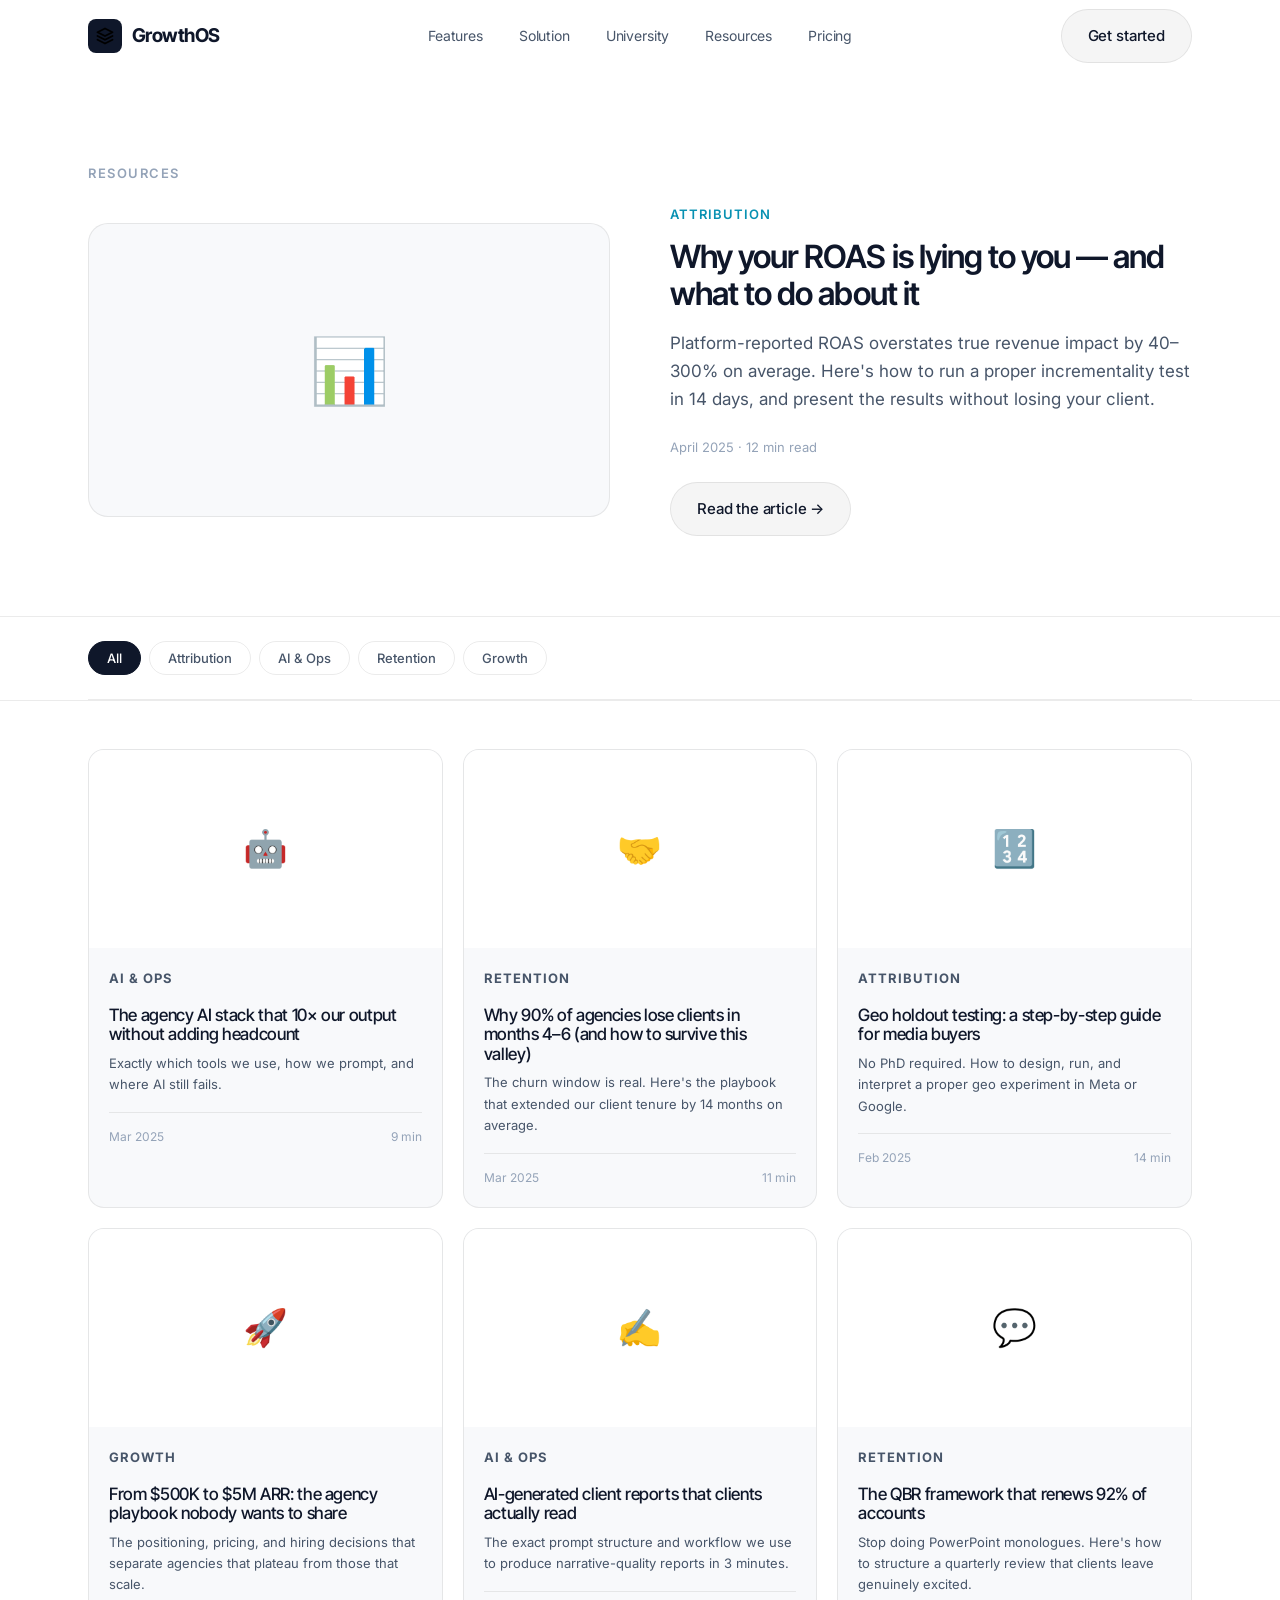
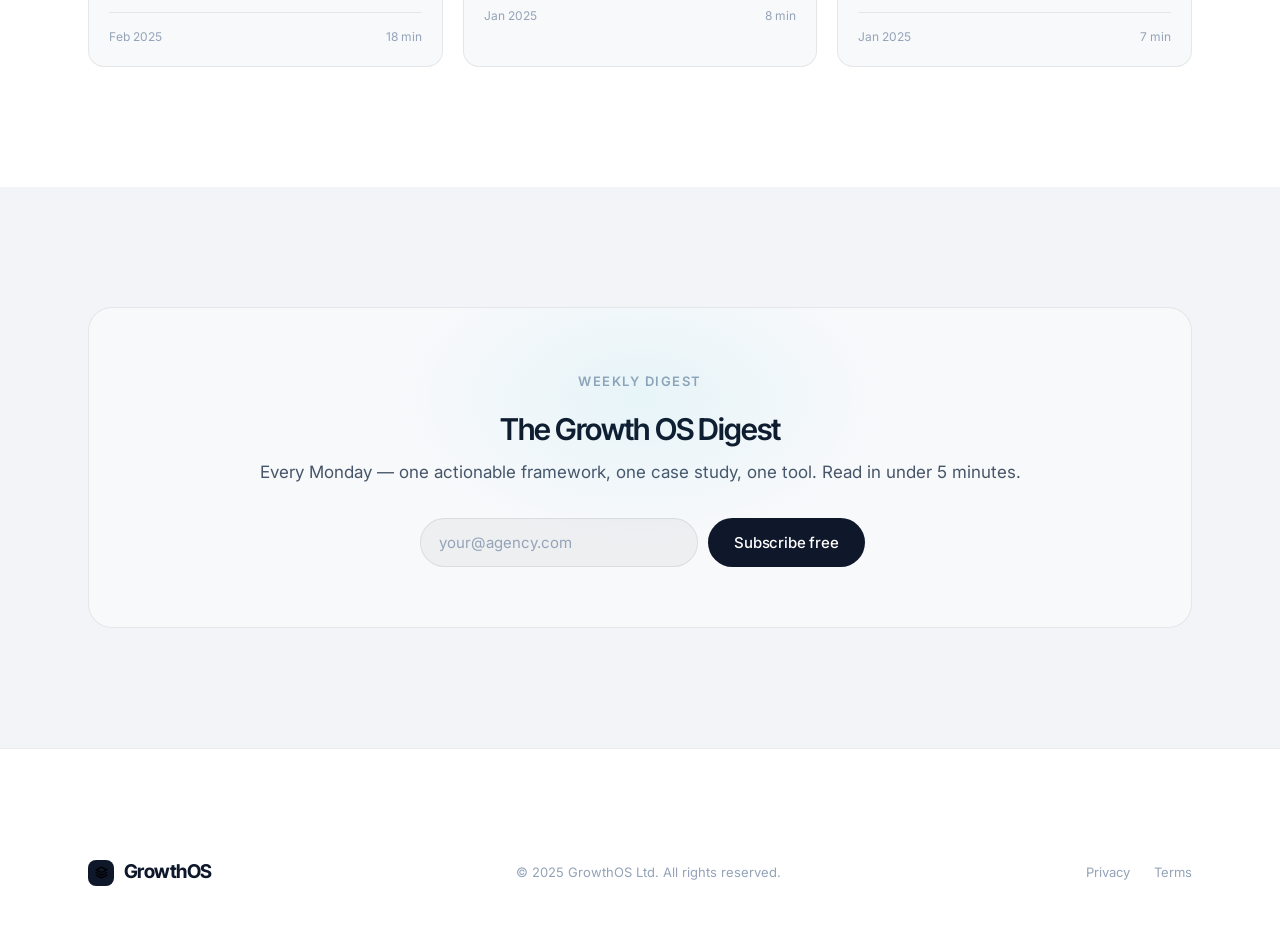
<file: blog.html>
<!DOCTYPE html>
<html lang="en">

<head>
    <meta charset="UTF-8" />
    <meta name="viewport" content="width=device-width, initial-scale=1.0" />
    <title>GrowthOS Blog — Agency Growth Resources</title>
    <meta name="description"
        content="Insights on AI, attribution, operations, and scaling marketing agencies. Written by practitioners, for practitioners." />
    <link rel="stylesheet" href="index.css" />
</head>

<body>

    <div id="reading-progress"></div>

    <nav class="navbar scrolled" id="navbar">
        <div class="container">
            <a href="index.html" class="nav-logo">
                <div class="nav-logo-icon">
                    <svg width="18" height="18" fill="none" viewBox="0 0 24 24">
                        <path d="M12 2L2 7l10 5 10-5-10-5zM2 17l10 5 10-5M2 12l10 5 10-5" stroke="currentColor"
                            stroke-width="2.5" stroke-linecap="round" stroke-linejoin="round" />
                    </svg>
                </div>
                GrowthOS
            </a>
            <div class="nav-menu">
                <a href="index.html#features">Features</a>
                <a href="index.html#solution">Solution</a>
                <a href="university.html">University</a>
                <a href="blog.html">Resources</a>
                <a href="waitlist.html">Pricing</a>
            </div>
            <div class="nav-cta">
                <a href="waitlist.html" class="btn btn-ghost">Get started</a>
            </div>
            <button class="nav-hamburger" id="hamburger"><span></span><span></span><span></span></button>
        </div>
    </nav>
    <div class="nav-mobile" id="nav-mobile">
        <a href="index.html">Home</a>
        <a href="university.html">University</a>
        <a href="waitlist.html">Pricing</a>
        <a href="waitlist.html" class="btn btn-primary">Join waitlist</a>
    </div>

    <!-- Blog Hero / Featured -->
    <div class="blog-hero">
        <div class="container">
            <div data-animate>
                <span class="eyebrow">Resources</span>
                <div class="blog-featured">
                    <div class="blog-featured-img">📊</div>
                    <div class="blog-featured-content">
                        <p class="blog-category">Attribution</p>
                        <h2>Why your ROAS is lying to you — and what to do about it</h2>
                        <p>Platform-reported ROAS overstates true revenue impact by 40–300% on average. Here's how to
                            run a proper incrementality test in 14 days, and present the results without losing your
                            client.</p>
                        <div class="blog-meta" style="margin-bottom:24px;">April 2025 · 12 min read</div>
                        <a href="#" class="btn btn-ghost">Read the article →</a>
                    </div>
                </div>
            </div>
        </div>
    </div>

    <!-- Category Tabs -->
    <section style="background:var(--bg-primary);border-bottom:1px solid var(--border);">
        <div class="container">
            <div class="category-tabs">
                <button class="category-tab active" data-category="all">All</button>
                <button class="category-tab" data-category="attribution">Attribution</button>
                <button class="category-tab" data-category="ai">AI & Ops</button>
                <button class="category-tab" data-category="retention">Retention</button>
                <button class="category-tab" data-category="growth">Growth</button>
            </div>
        </div>
    </section>

    <!-- Article Grid -->
    <section style="padding:48px 0 120px;background:var(--bg-primary);">
        <div class="container">
            <div class="blog-grid">

                <div class="article-card" data-category="ai" data-animate>
                    <div class="article-thumb">🤖</div>
                    <div class="article-body">
                        <p class="article-cat">AI & Ops</p>
                        <h3>The agency AI stack that 10× our output without adding headcount</h3>
                        <p>Exactly which tools we use, how we prompt, and where AI still fails.</p>
                        <div class="article-footer">
                            <span class="article-date">Mar 2025</span>
                            <span class="article-read">9 min</span>
                        </div>
                    </div>
                </div>

                <div class="article-card" data-category="retention" data-animate data-delay="100">
                    <div class="article-thumb">🤝</div>
                    <div class="article-body">
                        <p class="article-cat">Retention</p>
                        <h3>Why 90% of agencies lose clients in months 4–6 (and how to survive this valley)</h3>
                        <p>The churn window is real. Here's the playbook that extended our client tenure by 14 months on
                            average.</p>
                        <div class="article-footer">
                            <span class="article-date">Mar 2025</span>
                            <span class="article-read">11 min</span>
                        </div>
                    </div>
                </div>

                <div class="article-card" data-category="attribution" data-animate data-delay="200">
                    <div class="article-thumb">🔢</div>
                    <div class="article-body">
                        <p class="article-cat">Attribution</p>
                        <h3>Geo holdout testing: a step-by-step guide for media buyers</h3>
                        <p>No PhD required. How to design, run, and interpret a proper geo experiment in Meta or Google.
                        </p>
                        <div class="article-footer">
                            <span class="article-date">Feb 2025</span>
                            <span class="article-read">14 min</span>
                        </div>
                    </div>
                </div>

                <div class="article-card" data-category="growth" data-animate>
                    <div class="article-thumb">🚀</div>
                    <div class="article-body">
                        <p class="article-cat">Growth</p>
                        <h3>From $500K to $5M ARR: the agency playbook nobody wants to share</h3>
                        <p>The positioning, pricing, and hiring decisions that separate agencies that plateau from those
                            that scale.</p>
                        <div class="article-footer">
                            <span class="article-date">Feb 2025</span>
                            <span class="article-read">18 min</span>
                        </div>
                    </div>
                </div>

                <div class="article-card" data-category="ai" data-animate data-delay="100">
                    <div class="article-thumb">✍️</div>
                    <div class="article-body">
                        <p class="article-cat">AI & Ops</p>
                        <h3>AI-generated client reports that clients actually read</h3>
                        <p>The exact prompt structure and workflow we use to produce narrative-quality reports in 3
                            minutes.</p>
                        <div class="article-footer">
                            <span class="article-date">Jan 2025</span>
                            <span class="article-read">8 min</span>
                        </div>
                    </div>
                </div>

                <div class="article-card" data-category="retention" data-animate data-delay="200">
                    <div class="article-thumb">💬</div>
                    <div class="article-body">
                        <p class="article-cat">Retention</p>
                        <h3>The QBR framework that renews 92% of accounts</h3>
                        <p>Stop doing PowerPoint monologues. Here's how to structure a quarterly review that clients
                            leave genuinely excited.</p>
                        <div class="article-footer">
                            <span class="article-date">Jan 2025</span>
                            <span class="article-read">7 min</span>
                        </div>
                    </div>
                </div>

            </div>
        </div>
    </section>

    <!-- Newsletter -->
    <section class="section section-alt">
        <div class="container">
            <div class="newsletter" data-animate>
                <span class="eyebrow">Weekly digest</span>
                <h2>The Growth OS Digest</h2>
                <p>Every Monday — one actionable framework, one case study, one tool. Read in under 5 minutes.</p>
                <form class="newsletter-form" id="newsletter-form">
                    <input type="email" class="newsletter-input" placeholder="your@agency.com" required />
                    <button type="submit" class="btn btn-primary">Subscribe free</button>
                </form>
                <div class="newsletter-success" id="newsletter-success">✓ You're in — first issue hits Monday.</div>
            </div>
        </div>
    </section>

    <footer class="footer">
        <div class="container">
            <div class="footer-bottom">
                <a href="index.html" class="nav-logo" style="text-decoration:none">
                    <div class="nav-logo-icon" style="width:26px;height:26px;">
                        <svg width="13" height="13" fill="none" viewBox="0 0 24 24">
                            <path d="M12 2L2 7l10 5 10-5-10-5zM2 17l10 5 10-5M2 12l10 5 10-5" stroke="currentColor"
                                stroke-width="2.5" stroke-linecap="round" stroke-linejoin="round" />
                        </svg>
                    </div>
                    GrowthOS
                </a>
                <p class="footer-copy">© 2025 GrowthOS Ltd. All rights reserved.</p>
                <div class="footer-legal"><a href="#">Privacy</a><a href="#">Terms</a></div>
            </div>
        </div>
    </footer>

    <script src="main.js"></script>
</body>

</html>
</file>
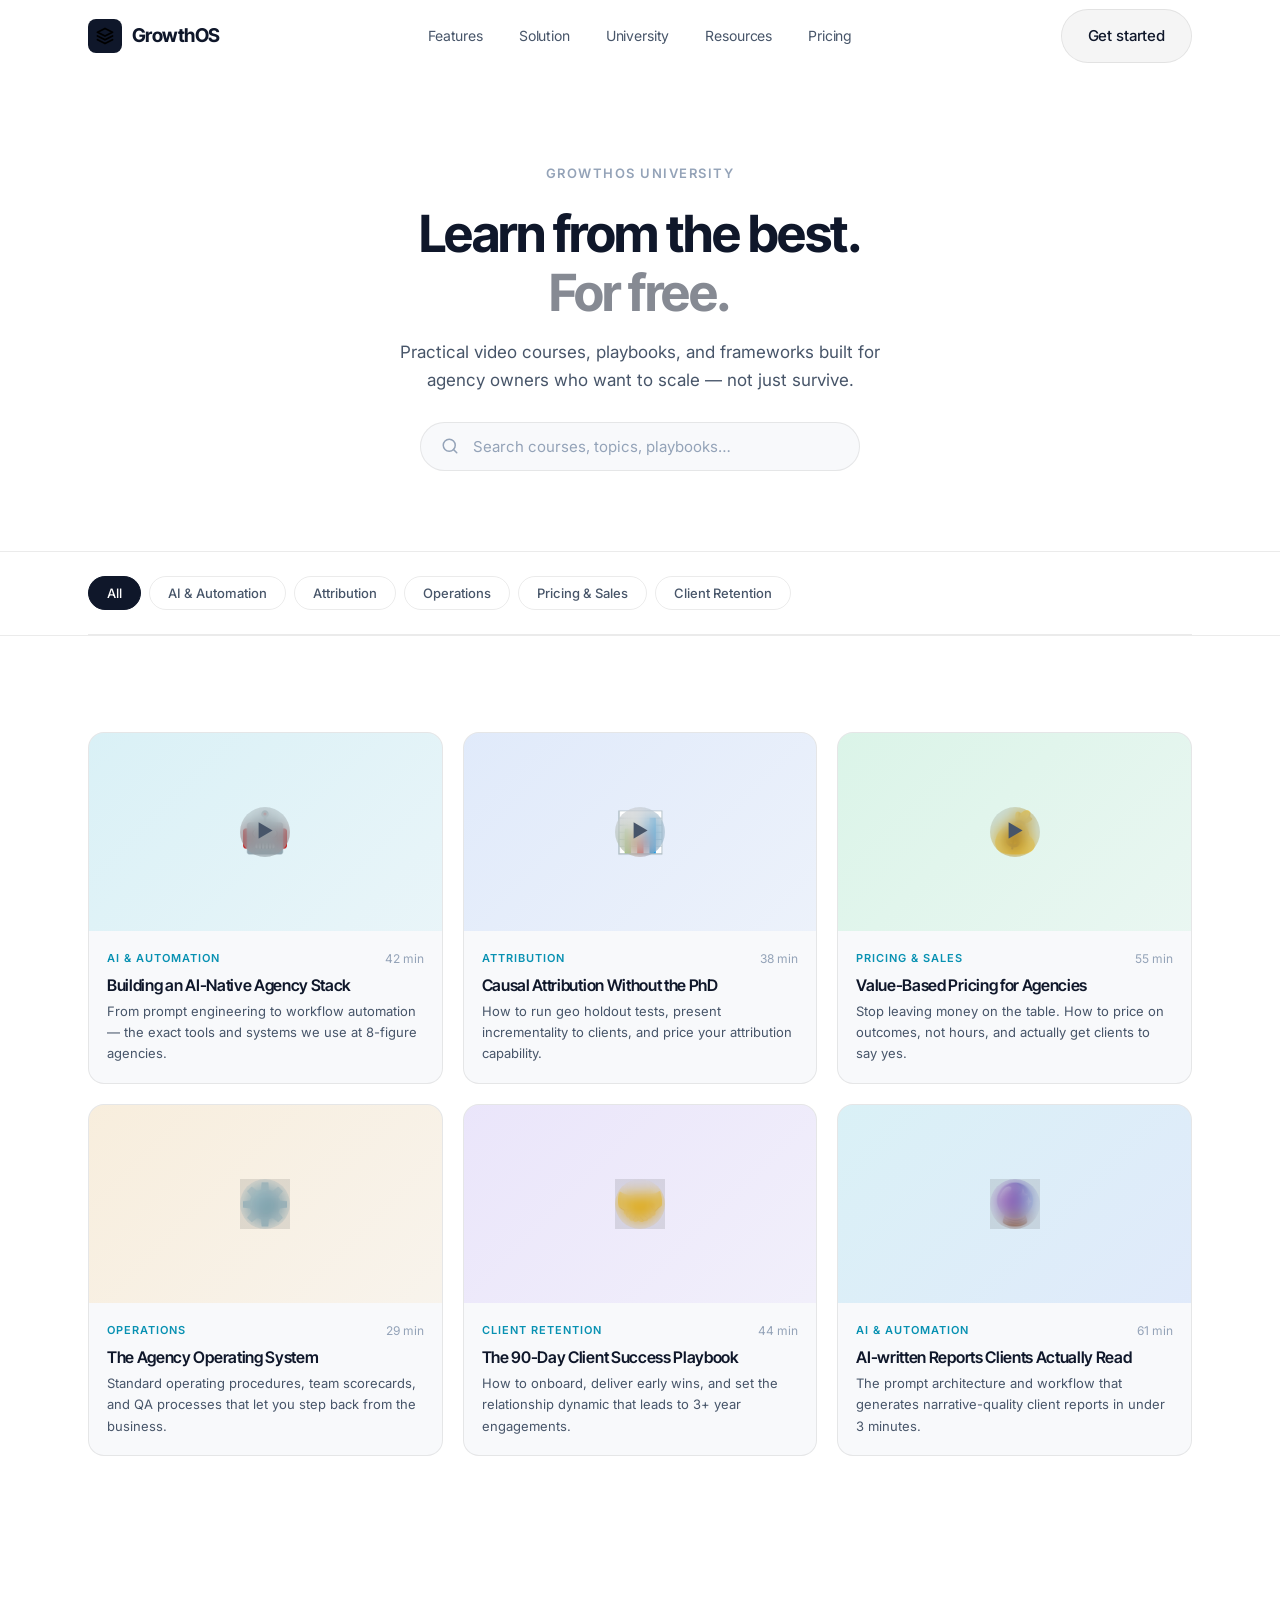
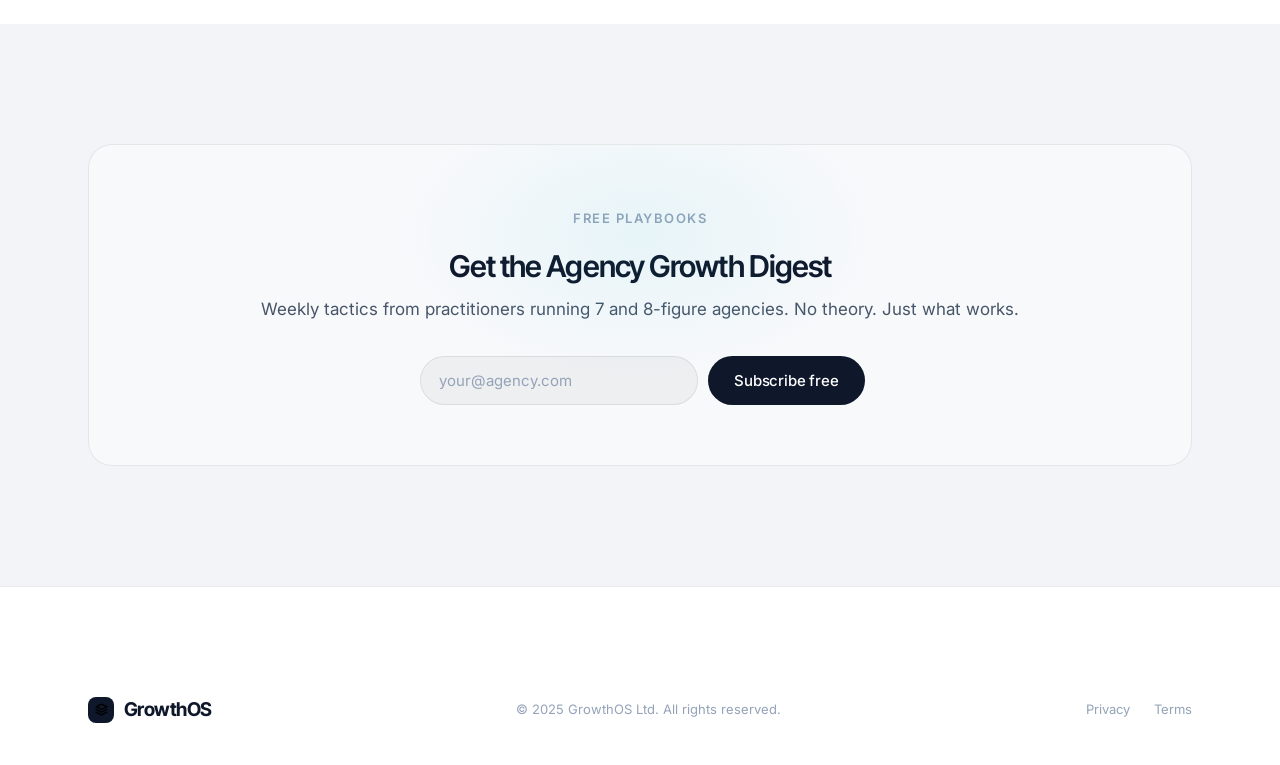
<file: university.html>
<!DOCTYPE html>
<html lang="en">

<head>
    <meta charset="UTF-8" />
    <meta name="viewport" content="width=device-width, initial-scale=1.0" />
    <title>GrowthOS University — Free Agency Growth Training</title>
    <meta name="description"
        content="Free video courses and playbooks for marketing agency owners. Learn AI, attribution, pricing, and operations from practitioners." />
    <link rel="stylesheet" href="index.css" />
</head>

<body>

    <div id="reading-progress"></div>

    <!-- Navbar -->
    <nav class="navbar scrolled" id="navbar">
        <div class="container">
            <a href="index.html" class="nav-logo">
                <div class="nav-logo-icon">
                    <svg width="18" height="18" fill="none" viewBox="0 0 24 24">
                        <path d="M12 2L2 7l10 5 10-5-10-5zM2 17l10 5 10-5M2 12l10 5 10-5" stroke="currentColor"
                            stroke-width="2.5" stroke-linecap="round" stroke-linejoin="round" />
                    </svg>
                </div>
                GrowthOS
            </a>
            <div class="nav-menu">
                <a href="index.html#features">Features</a>
                <a href="index.html#solution">Solution</a>
                <a href="university.html">University</a>
                <a href="blog.html">Resources</a>
                <a href="waitlist.html">Pricing</a>
            </div>
            <div class="nav-cta">
                <a href="waitlist.html" class="btn btn-ghost">Get started</a>
            </div>
            <button class="nav-hamburger" id="hamburger"><span></span><span></span><span></span></button>
        </div>
    </nav>
    <div class="nav-mobile" id="nav-mobile">
        <a href="index.html">Home</a>
        <a href="blog.html">Resources</a>
        <a href="waitlist.html">Pricing</a>
        <a href="waitlist.html" class="btn btn-primary">Join waitlist</a>
    </div>

    <!-- University Hero -->
    <div class="university-hero">
        <div class="container">
            <div data-animate>
                <span class="eyebrow">GrowthOS University</span>
                <h1 style="font-size:clamp(32px,4vw,52px);margin-bottom:16px;">Learn from the best.<br><span
                        style="opacity:0.5;">For free.</span></h1>
                <p style="max-width:520px;margin:0 auto;">Practical video courses, playbooks, and frameworks built for
                    agency owners who want to scale — not just survive.</p>
                <div class="search-bar" style="max-width:440px;margin:28px auto 0;">
                    <svg width="18" height="18" fill="none" viewBox="0 0 24 24">
                        <circle cx="11" cy="11" r="8" stroke="currentColor" stroke-width="2" />
                        <path d="M21 21l-4.35-4.35" stroke="currentColor" stroke-width="2" stroke-linecap="round" />
                    </svg>
                    <input type="search" placeholder="Search courses, topics, playbooks…" />
                </div>
            </div>
        </div>
    </div>

    <!-- Category Tabs -->
    <section style="padding:0 0 0;background:var(--bg-primary);border-bottom:1px solid var(--border);">
        <div class="container">
            <div class="category-tabs">
                <button class="category-tab active" data-category="all">All</button>
                <button class="category-tab" data-category="ai">AI & Automation</button>
                <button class="category-tab" data-category="attribution">Attribution</button>
                <button class="category-tab" data-category="operations">Operations</button>
                <button class="category-tab" data-category="pricing">Pricing & Sales</button>
                <button class="category-tab" data-category="retention">Client Retention</button>
            </div>
        </div>
    </section>

    <!-- Video Grid -->
    <section style="padding:48px 0 120px;background:var(--bg-primary);">
        <div class="container">
            <div class="video-grid">

                <div class="video-card" data-category="ai" data-animate>
                    <div class="video-thumbnail" style="background:linear-gradient(135deg,#06B6D420,#06B6D410);">
                        🤖
                        <div class="video-play">▶</div>
                    </div>
                    <div class="video-info">
                        <div class="video-meta">
                            <span class="video-category">AI & Automation</span>
                            <span class="video-duration">42 min</span>
                        </div>
                        <h3>Building an AI-Native Agency Stack</h3>
                        <p>From prompt engineering to workflow automation — the exact tools and systems we use at
                            8-figure agencies.</p>
                    </div>
                </div>

                <div class="video-card" data-category="attribution" data-animate data-delay="100">
                    <div class="video-thumbnail" style="background:linear-gradient(135deg,#3B82F620,#3B82F610);">
                        📊
                        <div class="video-play">▶</div>
                    </div>
                    <div class="video-info">
                        <div class="video-meta">
                            <span class="video-category">Attribution</span>
                            <span class="video-duration">38 min</span>
                        </div>
                        <h3>Causal Attribution Without the PhD</h3>
                        <p>How to run geo holdout tests, present incrementality to clients, and price your attribution
                            capability.</p>
                    </div>
                </div>

                <div class="video-card" data-category="pricing" data-animate data-delay="200">
                    <div class="video-thumbnail" style="background:linear-gradient(135deg,#10D16420,#10D16410);">
                        💰
                        <div class="video-play">▶</div>
                    </div>
                    <div class="video-info">
                        <div class="video-meta">
                            <span class="video-category">Pricing & Sales</span>
                            <span class="video-duration">55 min</span>
                        </div>
                        <h3>Value-Based Pricing for Agencies</h3>
                        <p>Stop leaving money on the table. How to price on outcomes, not hours, and actually get
                            clients to say yes.</p>
                    </div>
                </div>

                <div class="video-card" data-category="operations" data-animate>
                    <div class="video-thumbnail" style="background:linear-gradient(135deg,#F59E0B20,#F59E0B10);">
                        ⚙️
                        <div class="video-play">▶</div>
                    </div>
                    <div class="video-info">
                        <div class="video-meta">
                            <span class="video-category">Operations</span>
                            <span class="video-duration">29 min</span>
                        </div>
                        <h3>The Agency Operating System</h3>
                        <p>Standard operating procedures, team scorecards, and QA processes that let you step back from
                            the business.</p>
                    </div>
                </div>

                <div class="video-card" data-category="retention" data-animate data-delay="100">
                    <div class="video-thumbnail" style="background:linear-gradient(135deg,#8B5CF620,#8B5CF610);">
                        🤝
                        <div class="video-play">▶</div>
                    </div>
                    <div class="video-info">
                        <div class="video-meta">
                            <span class="video-category">Client Retention</span>
                            <span class="video-duration">44 min</span>
                        </div>
                        <h3>The 90-Day Client Success Playbook</h3>
                        <p>How to onboard, deliver early wins, and set the relationship dynamic that leads to 3+ year
                            engagements.</p>
                    </div>
                </div>

                <div class="video-card" data-category="ai" data-animate data-delay="200">
                    <div class="video-thumbnail" style="background:linear-gradient(135deg,#06B6D420,#3B82F620);">
                        🔮
                        <div class="video-play">▶</div>
                    </div>
                    <div class="video-info">
                        <div class="video-meta">
                            <span class="video-category">AI & Automation</span>
                            <span class="video-duration">61 min</span>
                        </div>
                        <h3>AI-written Reports Clients Actually Read</h3>
                        <p>The prompt architecture and workflow that generates narrative-quality client reports in under
                            3 minutes.</p>
                    </div>
                </div>

            </div>
        </div>
    </section>

    <!-- Newsletter -->
    <section class="section section-alt">
        <div class="container">
            <div class="newsletter" data-animate>
                <span class="eyebrow">Free playbooks</span>
                <h2>Get the Agency Growth Digest</h2>
                <p>Weekly tactics from practitioners running 7 and 8-figure agencies. No theory. Just what works.</p>
                <form class="newsletter-form" id="newsletter-form">
                    <input type="email" class="newsletter-input" placeholder="your@agency.com" required />
                    <button type="submit" class="btn btn-primary">Subscribe free</button>
                </form>
                <div class="newsletter-success" id="newsletter-success">✓ You're subscribed. First issue lands Monday.
                </div>
            </div>
        </div>
    </section>

    <footer class="footer">
        <div class="container">
            <div class="footer-bottom">
                <a href="index.html" class="nav-logo" style="text-decoration:none;">
                    <div class="nav-logo-icon" style="width:26px;height:26px;">
                        <svg width="13" height="13" fill="none" viewBox="0 0 24 24">
                            <path d="M12 2L2 7l10 5 10-5-10-5zM2 17l10 5 10-5M2 12l10 5 10-5" stroke="currentColor"
                                stroke-width="2.5" stroke-linecap="round" stroke-linejoin="round" />
                        </svg>
                    </div>
                    GrowthOS
                </a>
                <p class="footer-copy">© 2025 GrowthOS Ltd. All rights reserved.</p>
                <div class="footer-legal">
                    <a href="#">Privacy</a>
                    <a href="#">Terms</a>
                </div>
            </div>
        </div>
    </footer>

    <script src="main.js"></script>
</body>

</html>
</file>
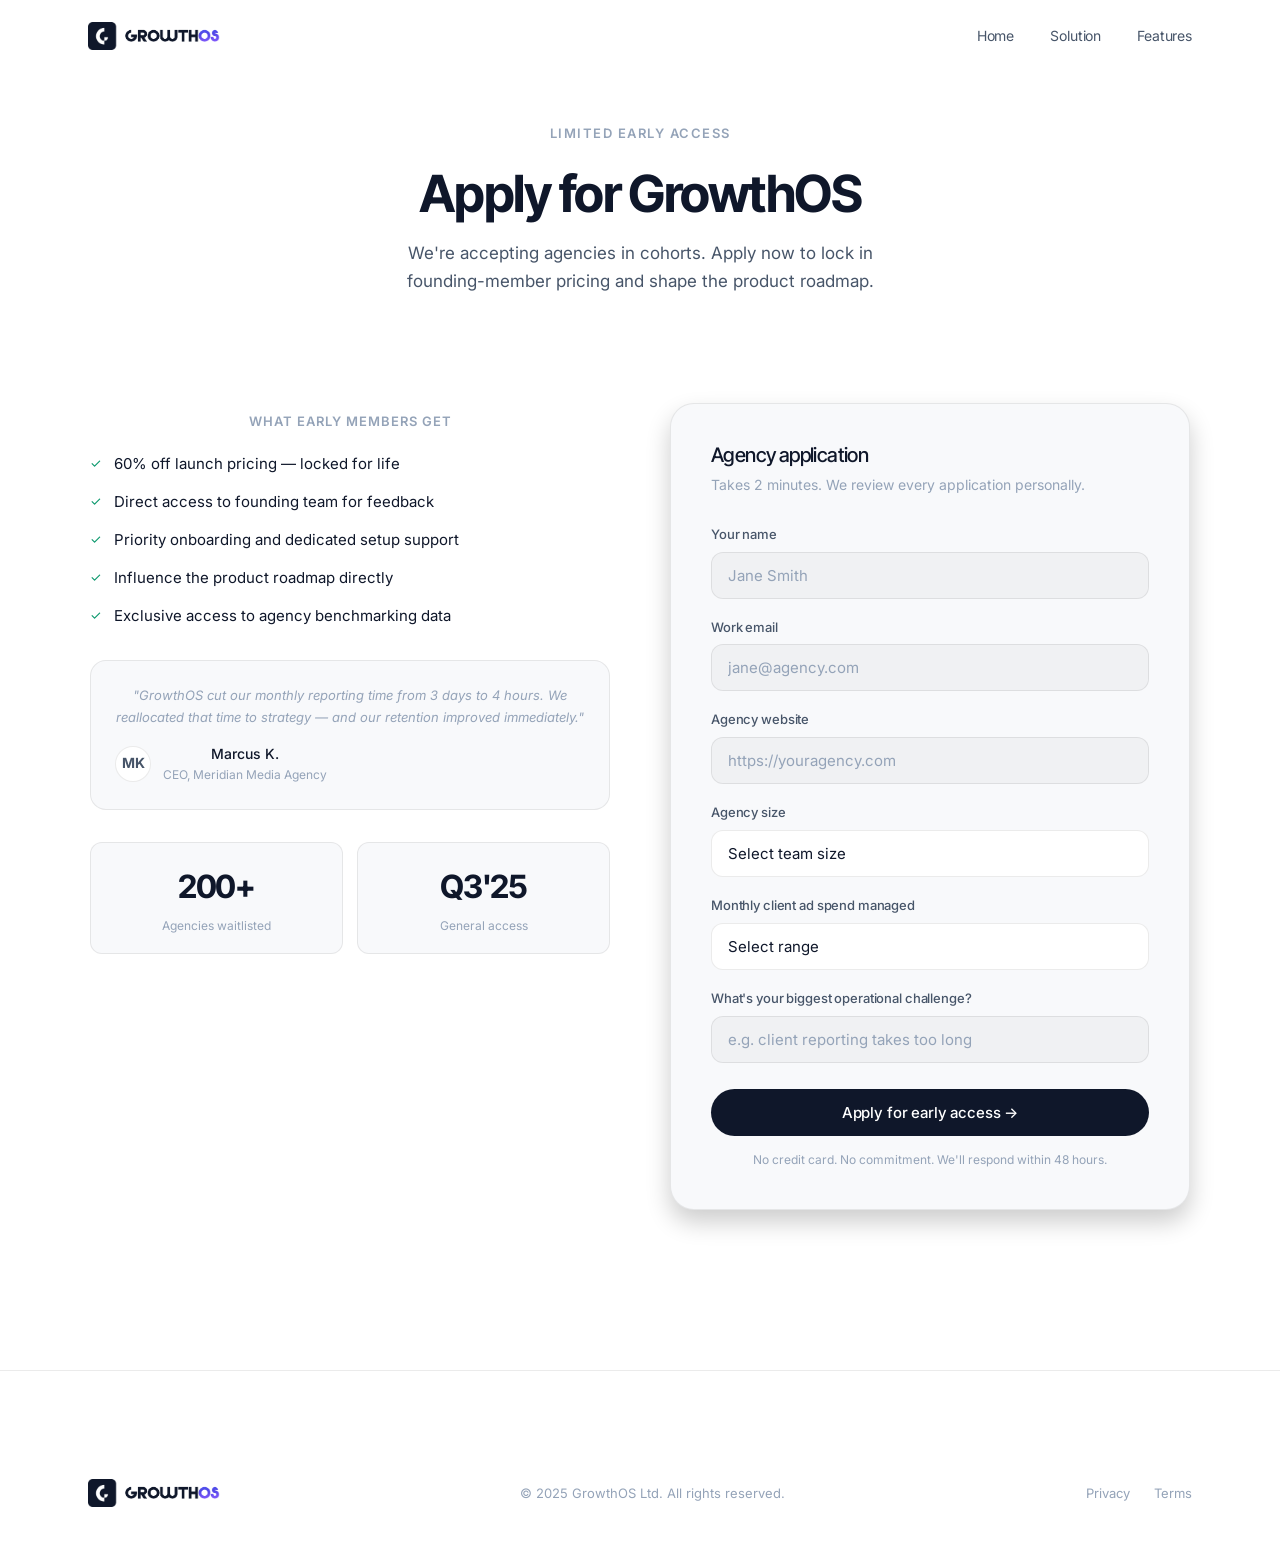
<file: waitlist.html>
<!DOCTYPE html>
<html lang="en">

<head>
    <meta charset="UTF-8" />
    <meta name="viewport" content="width=device-width, initial-scale=1.0" />
    <title>GrowthOS — Join the Waitlist</title>
    <meta name="description"
        content="Apply for early access to GrowthOS and get 60% off launch pricing. Limited spots available for agencies ready to operate at scale." />
    <link rel="stylesheet" href="index.css" />
</head>

<body>

    <div id="reading-progress"></div>

    <nav class="navbar scrolled" id="navbar">
        <div class="container">
            <a href="index.html" class="nav-logo">
                <img src="GrowthOS Logo.png" alt="GrowthOS Logo" class="nav-logo-image" style="height: 28px; width: auto;" />
            </a>
            <div class="nav-menu">
                <a href="index.html#hero">Home</a>
                <a href="index.html#solution">Solution</a>
                <a href="index.html#features">Features</a>
            </div>
            <button class="nav-hamburger" id="hamburger"><span></span><span></span><span></span></button>
        </div>
    </nav>
    <div class="nav-mobile" id="nav-mobile">
        <a href="index.html#hero">Home</a>
        <a href="index.html#solution">Solution</a>
        <a href="index.html#features">Features</a>
    </div>

    <!-- Waitlist Hero -->
    <div class="waitlist-hero" style="padding: 120px 0 160px;">
        <div class="container">
            <div data-animate style="margin-bottom: 60px; text-align: center;">
                <span class="eyebrow">Limited early access</span>
                <h1 style="font-size:clamp(32px,4vw,52px);margin-bottom:16px;">Apply for GrowthOS</h1>
                <p style="max-width:500px;margin:0 auto 48px auto;">We're accepting agencies in cohorts. Apply now to
                    lock in
                    founding-member pricing and shape the product roadmap.</p>
            </div>

            <div style="display:grid;grid-template-columns:1fr 1fr;gap:60px;align-items:start;max-width:1100px;margin:0 auto;"
                class="responsive-grid">
                <!-- Benefits -->
                <div data-animate data-delay="200">
                    <div style="display:flex;flex-direction:column;gap:32px;padding-top:8px;">

                        <div>
                            <p
                                style="font-size:13px;font-weight:600;text-transform:uppercase;letter-spacing:1px;color:var(--text-muted);margin-bottom:20px;">
                                What early members get</p>
                            <div style="display:flex;flex-direction:column;gap:14px;">
                                <div class="pricing-feature"><span class="pricing-check">✓</span> <span
                                        style="font-size:15px;color:var(--text-primary);">60% off launch pricing —
                                        locked for life</span></div>
                                <div class="pricing-feature"><span class="pricing-check">✓</span> <span
                                        style="font-size:15px;color:var(--text-primary);">Direct access to founding team
                                        for feedback</span></div>
                                <div class="pricing-feature"><span class="pricing-check">✓</span> <span
                                        style="font-size:15px;color:var(--text-primary);">Priority onboarding and
                                        dedicated setup support</span></div>
                                <div class="pricing-feature"><span class="pricing-check">✓</span> <span
                                        style="font-size:15px;color:var(--text-primary);">Influence the product roadmap
                                        directly</span></div>
                                <div class="pricing-feature"><span class="pricing-check">✓</span> <span
                                        style="font-size:15px;color:var(--text-primary);">Exclusive access to agency
                                        benchmarking data</span></div>
                            </div>
                        </div>

                        <div
                            style="background:var(--bg-secondary);border:1px solid var(--border);border-radius:16px;padding:24px;">
                            <p style="font-size:13px;color:var(--text-muted);margin-bottom:14px;font-style:italic;">
                                "GrowthOS cut our monthly reporting time from 3 days to 4 hours. We reallocated that
                                time to strategy — and our retention improved immediately."</p>
                            <div style="display:flex;align-items:center;gap:12px;">
                                <div
                                    style="width:36px;height:36px;border-radius:50%;background:var(--bg-card);border:1px solid var(--border);display:flex;align-items:center;justify-content:center;font-size:14px;font-weight:700;">
                                    MK</div>
                                <div>
                                    <p style="font-size:14px;color:var(--text-primary);font-weight:500;margin:0;">Marcus
                                        K.</p>
                                    <p style="font-size:12px;color:var(--text-muted);margin:0;">CEO, Meridian Media
                                        Agency</p>
                                </div>
                            </div>
                        </div>

                        <div style="display:grid;grid-template-columns:1fr 1fr;gap:14px;">
                            <div
                                style="background:var(--bg-secondary);border:1px solid var(--border);border-radius:12px;padding:18px;text-align:center;">
                                <div
                                    style="font-family:var(--font-heading);font-size:32px;font-weight:700;color:var(--text-primary);letter-spacing:-0.04em;">
                                    200+</div>
                                <div style="font-size:12px;color:var(--text-muted);margin-top:4px;">Agencies waitlisted
                                </div>
                            </div>
                            <div
                                style="background:var(--bg-secondary);border:1px solid var(--border);border-radius:12px;padding:18px;text-align:center;">
                                <div
                                    style="font-family:var(--font-heading);font-size:32px;font-weight:700;color:var(--text-primary);letter-spacing:-0.04em;">
                                    Q3'25</div>
                                <div style="font-size:12px;color:var(--text-muted);margin-top:4px;">General access</div>
                            </div>
                        </div>

                    </div>
                </div>

                <!-- Form -->
                <div data-animate data-delay="100">
                    <div class="waitlist-form">
                        <h3 style="margin-bottom:6px;font-size:20px;">Agency application</h3>
                        <p style="font-size:14px;margin-bottom:28px;color:var(--text-muted);">Takes 2 minutes. We review
                            every application personally.</p>
                        <form id="waitlist-form">
                            <div class="form-group">
                                <label class="form-label">Your name</label>
                                <input class="form-input" type="text" placeholder="Jane Smith" required />
                            </div>
                            <div class="form-group">
                                <label class="form-label">Work email</label>
                                <input class="form-input" type="email" placeholder="jane@agency.com" required />
                            </div>
                            <div class="form-group">
                                <label class="form-label">Agency website</label>
                                <input class="form-input" type="url" placeholder="https://youragency.com" required />
                            </div>
                            <div class="form-group">
                                <label class="form-label">Agency size</label>
                                <select class="form-select form-input" required>
                                    <option value="" disabled selected>Select team size</option>
                                    <option>Solo / Freelancer</option>
                                    <option>2–5 people</option>
                                    <option>6–15 people</option>
                                    <option>16–50 people</option>
                                    <option>50+ people</option>
                                </select>
                            </div>
                            <div class="form-group">
                                <label class="form-label">Monthly client ad spend managed</label>
                                <select class="form-select form-input" required>
                                    <option value="" disabled selected>Select range</option>
                                    <option>Under $100K</option>
                                    <option>$100K – $500K</option>
                                    <option>$500K – $2M</option>
                                    <option>$2M – $10M</option>
                                    <option>$10M+</option>
                                </select>
                            </div>
                            <div class="form-group">
                                <label class="form-label">What's your biggest operational challenge?</label>
                                <input class="form-input" type="text" placeholder="e.g. client reporting takes too long" />
                            </div>
                            <button type="submit" class="btn btn-primary form-submit">Apply for early access →</button>
                            <p class="form-note">No credit card. No commitment. We'll respond within 48 hours.</p>
                        </form>
                    </div>
                </div>

            </div>
        </div>
    </div>



    <footer class="footer">
        <div class="container">
            <div class="footer-bottom">
                <a href="index.html" class="nav-logo" style="text-decoration:none">
                    <img src="GrowthOS Logo.png" alt="GrowthOS Logo" class="nav-logo-image" style="height: 28px; width: auto;" />
                </a>
                <p class="footer-copy">© 2025 GrowthOS Ltd. All rights reserved.</p>
                <div class="footer-legal"><a href="#">Privacy</a><a href="#">Terms</a></div>
            </div>
        </div>
    </footer>

    <script src="main.js"></script>
    <style>
        @media (max-width: 768px) {
            .responsive-grid {
                grid-template-columns: 1fr !important;
            }
        }
    </style>
</body>

</html>
</file>
<file: index.css>
/* ===================================================
   GROWTH OS — LIGHT PREMIUM DESIGN SYSTEM
   Template: Clean & Modern
   =================================================== */

@import url('https://fonts.googleapis.com/css2?family=Inter:ital,wght@0,300;0,400;0,500;0,600;0,700;1,400&family=Inter+Tight:wght@300;400;500;600;700;800&family=IBM+Plex+Serif:ital,wght@0,400;0,500;1,400;1,500&display=swap');

/* --- CSS Variables --- */
:root {
  /* Light Theme Colors */
  --bg-primary: #ffffff;
  --bg-secondary: #f8f9fb;
  --bg-card: #ffffff;
  --bg-card-hover: #f0f2f5;
  --bg-card-border: #e2e5ea;
  --bg-section-alt: #f3f4f7;

  /* Accent */
  --accent-cyan: #0891B2;
  --accent-blue: #2563EB;
  --accent-green: #059669;
  --deep-blue: #1E3A8A;
  --cta-hover: #1D4ED8;

  /* Text (solid hierarchy for light mode) */
  --text-primary: #0f172a;
  --text-secondary: #475569;
  --text-muted: #94a3b8;
  --text-disabled: #cbd5e1;

  /* Borders */
  --border: rgba(0, 0, 0, 0.08);
  --border-hover: rgba(0, 0, 0, 0.16);

  /* Typography */
  --font-heading: 'Inter Tight', sans-serif;
  --font-body: 'Inter', sans-serif;
  --font-serif: 'IBM Plex Serif', serif;

  /* Spacing */
  --section-padding: 120px;
  --card-padding: 32px;
  --container-width: 1200px;

  /* Animation */
  --transition: 0.25s ease;
  --anim-duration: 0.6s;
}

/* --- Reset & Base --- */
*,
*::before,
*::after {
  box-sizing: border-box;
  margin: 0;
  padding: 0;
}

html {
  scroll-behavior: smooth;
}

body {
  font-family: var(--font-body);
  background: var(--bg-primary);
  color: var(--text-secondary);
  line-height: 1.6;
  -webkit-font-smoothing: antialiased;
  -moz-osx-font-smoothing: grayscale;
  overflow-x: hidden;
}

img {
  max-width: 100%;
  height: auto;
  display: block;
}

a {
  text-decoration: none;
  color: inherit;
}

ul {
  list-style: none;
}

/* --- Container --- */
.container {
  max-width: var(--container-width);
  margin: 0 auto;
  padding: 0 48px;
}

/* --- Typography --- */
h1,
h2,
h3,
h4 {
  font-family: var(--font-heading);
  color: var(--text-primary);
  line-height: 1.15;
  letter-spacing: -0.03em;
}

h1 {
  font-size: clamp(40px, 5vw, 64px);
  font-weight: 700;
}

h2 {
  font-size: clamp(28px, 3.5vw, 44px);
  font-weight: 600;
}

h3 {
  font-size: clamp(20px, 2vw, 26px);
  font-weight: 500;
}

p {
  font-size: 17px;
  color: var(--text-secondary);
  line-height: 1.65;
}

small {
  font-size: 13px;
  color: var(--text-muted);
}

.text-muted {
  color: var(--text-muted);
  font-size: 13px;
  letter-spacing: -0.01em;
}

.text-serif {
  font-family: var(--font-serif);
  font-style: italic;
}

.text-green {
  color: var(--accent-green);
}

.text-cyan {
  color: var(--accent-cyan);
}

/* --- Buttons --- */
.btn {
  display: inline-flex;
  align-items: center;
  gap: 8px;
  padding: 14px 26px;
  border-radius: 50px;
  font-family: var(--font-body);
  font-size: 15px;
  font-weight: 500;
  cursor: pointer;
  border: none;
  transition: all var(--transition);
  white-space: nowrap;
  letter-spacing: -0.01em;
}

.btn-primary {
  background: #0f172a;
  color: #fff;
}

.btn-primary:hover {
  background: #1e293b;
  transform: translateY(-1px);
}

.btn-ghost {
  background: rgba(0, 0, 0, 0.04);
  color: var(--text-primary);
  backdrop-filter: blur(34px);
  -webkit-backdrop-filter: blur(34px);
  border: 1px solid var(--border);
}

.btn-ghost:hover {
  background: rgba(0, 0, 0, 0.08);
  transform: translateY(-1px);
}

.btn-outline {
  background: transparent;
  color: var(--text-primary);
  border: 1px solid var(--border-hover);
}

.btn-outline:hover {
  background: var(--bg-card);
  border-color: rgba(255, 255, 255, 0.3);
}

.btn-dark {
  background: var(--bg-card);
  color: var(--text-primary);
  border: 1px solid var(--border);
}

.btn-dark:hover {
  background: var(--bg-card-hover);
  border-color: var(--border-hover);
}

/* --- Badge / Eyebrow --- */
.badge {
  display: inline-flex;
  align-items: center;
  gap: 8px;
  padding: 7px 16px;
  border-radius: 100px;
  font-size: 13px;
  font-weight: 500;
  font-family: var(--font-body);
  letter-spacing: -0.01em;
  border: 1px solid var(--border);
  background: rgba(0, 0, 0, 0.03);
  color: var(--text-secondary);
}

.badge-dot {
  width: 6px;
  height: 6px;
  border-radius: 50%;
  background: var(--accent-cyan);
  animation: pulse-dot 2.5s infinite;
}

@keyframes pulse-dot {

  0%,
  100% {
    opacity: 1;
  }

  50% {
    opacity: 0.4;
  }
}

.eyebrow {
  display: inline-block;
  font-size: 13px;
  font-weight: 600;
  text-transform: uppercase;
  letter-spacing: 1.5px;
  color: var(--text-muted);
  margin-bottom: 20px;
}

/* ===================================================
   ANIMATIONS
   =================================================== */
[data-animate] {
  opacity: 0;
  transform: translateY(24px);
  transition: opacity var(--anim-duration) cubic-bezier(0.16, 1, 0.3, 1),
    transform var(--anim-duration) cubic-bezier(0.16, 1, 0.3, 1);
}

[data-animate="slide-in"] {
  transform: translateX(-24px);
}

[data-animate="slide-right"] {
  transform: translateX(24px);
}

[data-animate="scale-in"] {
  transform: scale(0.95);
}

[data-animate].in-view {
  opacity: 1;
  transform: none;
}

[data-delay="100"] {
  transition-delay: 0.1s;
}

[data-delay="200"] {
  transition-delay: 0.2s;
}

[data-delay="300"] {
  transition-delay: 0.3s;
}

[data-delay="400"] {
  transition-delay: 0.4s;
}

[data-delay="500"] {
  transition-delay: 0.5s;
}

[data-delay="600"] {
  transition-delay: 0.6s;
}

/* ===================================================
   READING PROGRESS BAR
   =================================================== */
#reading-progress {
  position: fixed;
  top: 0;
  left: 0;
  width: 0%;
  height: 2px;
  background: linear-gradient(90deg, var(--accent-cyan), var(--accent-blue));
  z-index: 9999;
  transition: width 0.1s linear;
}

/* ===================================================
   NAVBAR
   =================================================== */
.navbar {
  position: fixed;
  top: 0;
  left: 0;
  right: 0;
  height: 72px;
  background: rgba(255, 255, 255, 0);
  z-index: 1000;
  transition: all 0.3s ease;
}

.navbar.scrolled {
  background: rgba(255, 255, 255, 0.9);
  backdrop-filter: blur(24px);
  -webkit-backdrop-filter: blur(24px);
  border-bottom: 1px solid var(--border);
}

.navbar .container {
  height: 100%;
  display: flex;
  align-items: center;
  justify-content: space-between;
}

.nav-logo {
  display: flex;
  align-items: center;
  gap: 10px;
  font-family: var(--font-heading);
  font-size: 19px;
  font-weight: 700;
  color: var(--text-primary);
  letter-spacing: -0.03em;
}

.nav-logo-icon {
  width: 34px;
  height: 34px;
  background: var(--text-primary);
  border-radius: 8px;
  display: flex;
  align-items: center;
  justify-content: center;
}

.nav-logo-icon svg {
  color: #000;
}

.nav-menu {
  display: flex;
  align-items: center;
  gap: 36px;
}

.nav-menu a {
  font-size: 14px;
  font-weight: 400;
  color: var(--text-secondary);
  transition: color var(--transition);
  letter-spacing: -0.01em;
}

.nav-menu a:hover {
  color: var(--text-primary);
}

.nav-cta {
  display: flex;
  align-items: center;
  gap: 14px;
}

.nav-login {
  font-size: 14px;
  font-weight: 400;
  color: var(--text-secondary);
  transition: color var(--transition);
}

.nav-login:hover {
  color: var(--text-primary);
}

/* Mobile Hamburger */
.nav-hamburger {
  display: none;
  flex-direction: column;
  gap: 5px;
  cursor: pointer;
  padding: 8px;
}

.nav-hamburger span {
  display: block;
  width: 22px;
  height: 1.5px;
  background: var(--text-primary);
  border-radius: 2px;
  transition: all var(--transition);
}

.nav-hamburger.open span:nth-child(1) {
  transform: rotate(45deg) translate(4px, 4px);
}

.nav-hamburger.open span:nth-child(2) {
  opacity: 0;
}

.nav-hamburger.open span:nth-child(3) {
  transform: rotate(-45deg) translate(4px, -4px);
}

/* Mobile Menu */
.nav-mobile {
  display: none;
  position: fixed;
  top: 72px;
  left: 0;
  right: 0;
  background: rgba(255, 255, 255, 0.97);
  backdrop-filter: blur(24px);
  border-bottom: 1px solid var(--border);
  padding: 24px 48px 32px;
  z-index: 999;
}

.nav-mobile.open {
  display: block;
}

.nav-mobile a {
  display: block;
  padding: 14px 0;
  font-size: 16px;
  color: var(--text-secondary);
  border-bottom: 1px solid var(--border);
  transition: color var(--transition);
}

.nav-mobile a:hover {
  color: var(--text-primary);
}

.nav-mobile .btn {
  margin-top: 20px;
  width: 100%;
  justify-content: center;
}

/* ===================================================
   STICKY CTA
   =================================================== */
.sticky-cta {
  position: fixed;
  bottom: 28px;
  right: 28px;
  z-index: 900;
  display: none;
}

.sticky-cta.visible {
  display: block;
}

.sticky-cta .btn {
  box-shadow: 0 12px 40px rgba(0, 0, 0, 0.1);
}

/* ===================================================
   HERO SECTION
   =================================================== */
.hero {
  padding: 200px 0 120px;
  background: var(--bg-primary);
  position: relative;
  overflow: hidden;
}

.hero::before {
  content: '';
  position: absolute;
  top: 0;
  left: 50%;
  transform: translateX(-50%);
  width: 900px;
  height: 600px;
  background: radial-gradient(ellipse at 50% 20%, rgba(6, 182, 212, 0.08) 0%, transparent 70%);
  pointer-events: none;
}

.hero-inner {
  position: relative;
  z-index: 1;
  max-width: 1200px;
  margin: 0 auto;
  display: grid;
  grid-template-columns: 1.15fr 0.85fr;
  align-items: center;
  gap: 60px;
}

.hero-eyebrow {
  margin-bottom: 32px;
}

.hero-headline {
  font-size: clamp(42px, 5vw, 68px);
  font-weight: 700;
  line-height: 1.08;
  letter-spacing: -0.04em;
  color: var(--text-primary);
  margin-bottom: 24px;
}

.hero-headline .gradient-text {
  background: linear-gradient(135deg, #06B6D4, #3B82F6);
  -webkit-background-clip: text;
  -webkit-text-fill-color: transparent;
  background-clip: text;
}

.hero-sub {
  font-size: 18px;
  font-weight: 400;
  color: var(--text-secondary);
  line-height: 1.6;
  margin-bottom: 40px;
  max-width: 560px;
}

.hero-cta {
  display: flex;
  align-items: center;
  gap: 14px;
  flex-wrap: wrap;
  margin-bottom: 48px;
}

.hero-social-proof {
  display: flex;
  align-items: center;
  gap: 16px;
}

@media (max-width: 1024px) {
  .hero {
    text-align: center;
  }
  .hero-inner {
    grid-template-columns: 1fr;
    gap: 80px;
    max-width: 600px;
  }
  .hero-sub {
    margin-left: auto;
    margin-right: auto;
  }
  .hero-cta, .hero-social-proof {
    justify-content: center;
  }
}

/* ===================================================
   HERO DIAGRAM
   =================================================== */
.hero-diagram-wrapper {
  display: flex;
  align-items: center;
  justify-content: center;
  width: 100%;
  position: relative;
}

.hero-diagram {
  position: relative;
  width: 100%;
  max-width: 520px;
  animation: float 8s ease-in-out infinite;
  z-index: 2;
}

@keyframes float {
  0%, 100% { transform: translateY(0); }
  50% { transform: translateY(-10px); }
}

.hd-card {
  background: var(--bg-card);
  border-radius: 20px;
  border: 1px solid var(--border);
  padding: 32px;
  box-shadow: 0 20px 40px rgba(0, 0, 0, 0.06);
}

.hd-title {
  font-size: 11px;
  font-weight: 600;
  color: var(--text-muted);
  text-transform: uppercase;
  letter-spacing: 0.1em;
  margin-bottom: 24px;
  text-align: left;
}

.hd-inputs {
  display: flex;
  justify-content: space-between;
  margin-bottom: 24px;
}

.hd-input-node {
  display: flex;
  flex-direction: column;
  align-items: center;
  gap: 8px;
}

.hd-icon {
  width: 40px;
  height: 40px;
  border-radius: 12px;
  border: 1px solid transparent;
  display: flex;
  align-items: center;
  justify-content: center;
}

.hd-icon svg {
  width: 20px;
  height: 20px;
}

.hd-icon-label {
  font-size: 10px;
  color: var(--text-muted);
  font-weight: 500;
}

.hd-lines {
  display: flex;
  justify-content: center;
  margin-bottom: 16px;
}

.flow-line {
  stroke-dasharray: 6;
  animation: flow 1s linear infinite;
}

@keyframes flow {
  to { stroke-dashoffset: -12; }
}

.hd-core {
  background: linear-gradient(to right, rgba(59, 130, 246, 0.15), rgba(6, 182, 212, 0.15));
  border: 1px solid rgba(59, 130, 246, 0.2);
  border-radius: 12px;
  padding: 16px;
  text-align: center;
  margin-bottom: 16px;
}

.hd-core-title {
  color: var(--text-primary);
  font-family: var(--font-heading);
  font-weight: 700;
  font-size: 15px;
  margin-bottom: 4px;
}

.hd-core-sub {
  color: var(--accent-cyan);
  font-size: 11px;
}

.hd-outputs {
  display: grid;
  grid-template-columns: repeat(3, 1fr);
  gap: 8px;
}

.hd-output-card {
  border-radius: 8px;
  border: 1px solid transparent;
  padding: 10px;
  text-align: center;
}

.hd-output-title {
  font-size: 10px;
  font-weight: 600;
  margin-bottom: 4px;
}

.hd-output-sub {
  font-size: 10px;
  color: var(--text-muted);
}

.hd-float-badge {
  position: absolute;
  top: -24px;
  right: -24px;
  background: var(--bg-card);
  border: 1px solid var(--border);
  border-radius: 16px;
  box-shadow: 0 12px 24px rgba(0, 0, 0, 0.08);
  padding: 16px;
  display: flex;
  align-items: center;
  gap: 12px;
  animation: float 6s ease-in-out infinite reverse;
}

.hd-float-icon {
  width: 32px;
  height: 32px;
  border-radius: 50%;
  background: rgba(16, 209, 100, 0.1);
  color: var(--accent-green);
  display: flex;
  align-items: center;
  justify-content: center;
}

.hd-float-icon svg {
  width: 16px;
  height: 16px;
}

.hd-float-label {
  font-size: 10px;
  color: var(--text-muted);
  margin-bottom: 2px;
}

.hd-float-value {
  font-family: var(--font-heading);
  font-weight: 700;
  color: var(--text-primary);
  font-size: 13px;
}

.hero-logos {
  display: flex;
  align-items: center;
}

.hero-logo-bubble {
  width: 32px;
  height: 32px;
  border-radius: 50%;
  border: 1.5px solid var(--border);
  background: var(--bg-secondary);
  display: flex;
  align-items: center;
  justify-content: center;
  margin-left: -7px;
  font-size: 10px;
  font-weight: 700;
  color: var(--text-primary);
}

.hero-logo-bubble:first-child {
  margin-left: 0;
}

.hero-proof-text {
  font-size: 13px;
  color: var(--text-muted);
  line-height: 1.4;
  text-align: left;
}

.hero-proof-text strong {
  color: var(--text-secondary);
  font-weight: 500;
  display: block;
}

/* ===================================================
   SCROLLING LOGOS (TICKER)
   =================================================== */
.logo-ticker {
  padding: 32px 0;
  background: var(--bg-primary);
  border-top: 1px solid var(--border);
  border-bottom: 1px solid var(--border);
  overflow: hidden;
}

.logo-ticker-inner {
  display: flex;
  gap: 64px;
  align-items: center;
  width: max-content;
  animation: ticker 24s linear infinite;
}

@keyframes ticker {
  from {
    transform: translateX(0);
  }

  to {
    transform: translateX(-50%);
  }
}

.logo-ticker-item {
  font-size: 13px;
  font-weight: 500;
  color: var(--text-muted);
  letter-spacing: 0.3px;
  white-space: nowrap;
  display: flex;
  align-items: center;
  gap: 10px;
  font-family: var(--font-heading);
}

/* ===================================================
   SECTIONS — BASE
   =================================================== */
.section {
  padding: var(--section-padding) 0;
}

.section-alt {
  background: var(--bg-section-alt);
}

.section-card-bg {
  background: var(--bg-card);
}

.section-dark {
  background: var(--bg-primary);
}

.section-header {
  max-width: 640px;
  margin: 0 auto 72px;
  text-align: center;
}

.section-header h2 {
  margin-bottom: 18px;
}

.section-header p {
  font-size: 17px;
}

.section-line {
  width: 100%;
  height: 1px;
  background: var(--border);
  margin: 0;
}

/* ===================================================
   SECTION — THE PROBLEM
   =================================================== */
.problem-grid {
  display: grid;
  grid-template-columns: repeat(3, 1fr);
  gap: 1px;
  background: var(--border);
  border: 1px solid var(--border);
  border-radius: 20px;
  overflow: hidden;
}

.problem-card {
  background: var(--bg-secondary);
  padding: var(--card-padding);
  transition: background var(--transition);
}

.problem-card:hover {
  background: var(--bg-card);
}

.problem-card-icon {
  width: 44px;
  height: 44px;
  border-radius: 10px;
  display: flex;
  align-items: center;
  justify-content: center;
  margin-bottom: 20px;
  font-size: 20px;
  background: rgba(0, 0, 0, 0.04);
  border: 1px solid var(--border);
}

.problem-card h3 {
  font-size: 18px;
  font-weight: 600;
  margin-bottom: 10px;
  color: var(--text-primary);
}

.problem-card p {
  font-size: 15px;
  color: var(--text-secondary);
}

/* ===================================================
   SECTION — THE SOLUTION
   =================================================== */
.solution-layout {
  display: grid;
  grid-template-columns: 1fr 1fr;
  gap: 80px;
  align-items: center;
}

.solution-content h2 {
  margin-bottom: 20px;
}

.solution-content p {
  margin-bottom: 40px;
}

.feature-list {
  display: flex;
  flex-direction: column;
}

.feature-item {
  display: flex;
  gap: 18px;
  align-items: flex-start;
  padding: 22px 0;
  border-bottom: 1px solid var(--border);
  transition: all var(--transition);
}

.feature-item:last-child {
  border-bottom: none;
}

.feature-item:hover .feature-icon {
  background: rgba(6, 182, 212, 0.12);
  border-color: rgba(6, 182, 212, 0.3);
}

.feature-icon {
  width: 40px;
  height: 40px;
  border-radius: 10px;
  background: rgba(0, 0, 0, 0.04);
  border: 1px solid var(--border);
  display: flex;
  align-items: center;
  justify-content: center;
  flex-shrink: 0;
  font-size: 18px;
  transition: all var(--transition);
}

.feature-text h4 {
  font-size: 16px;
  font-weight: 600;
  color: var(--text-primary);
  margin-bottom: 4px;
  letter-spacing: -0.02em;
}

.feature-text p {
  font-size: 14px;
  color: var(--text-secondary);
}

/* Agency Brain Visual */
.agency-brain {
  background: var(--bg-secondary);
  border: 1px solid var(--border);
  border-radius: 24px;
  padding: 40px;
  position: relative;
  overflow: hidden;
  min-height: 400px;
  display: flex;
  align-items: center;
  justify-content: center;
}

.agency-brain::before {
  content: '';
  position: absolute;
  inset: 0;
  background: radial-gradient(circle at 50% 50%, rgba(6, 182, 212, 0.1) 0%, transparent 70%);
}

.brain-center {
  text-align: center;
  z-index: 2;
  position: relative;
}

.brain-core {
  width: 90px;
  height: 90px;
  border-radius: 50%;
  background: linear-gradient(135deg, #06B6D4, #3B82F6);
  display: flex;
  align-items: center;
  justify-content: center;
  margin: 0 auto 18px;
  box-shadow: 0 0 40px rgba(6, 182, 212, 0.35);
  animation: pulse-ring 3s infinite;
  font-size: 32px;
}

@keyframes pulse-ring {

  0%,
  100% {
    box-shadow: 0 0 40px rgba(6, 182, 212, 0.35);
  }

  50% {
    box-shadow: 0 0 65px rgba(6, 182, 212, 0.6), 0 0 90px rgba(59, 130, 246, 0.25);
  }
}

.brain-label {
  color: var(--text-primary);
  font-family: var(--font-heading);
  font-size: 14px;
  font-weight: 600;
}

.brain-nodes {
  position: absolute;
  inset: 0;
}

.brain-node {
  position: absolute;
  display: flex;
  flex-direction: column;
  align-items: center;
  gap: 6px;
  opacity: 0;
  pointer-events: none;
}

/* Staggered node animation triggered when brain is in view */
.agency-brain.in-view .brain-node {
  animation: nodePop 1s cubic-bezier(0.175, 0.885, 0.32, 1.275) forwards;
  pointer-events: auto;
}

.agency-brain.in-view .brain-node:nth-child(1) { animation-delay: 0.2s; }
.agency-brain.in-view .brain-node:nth-child(2) { animation-delay: 0.3s; }
.agency-brain.in-view .brain-node:nth-child(3) { animation-delay: 0.4s; }
.agency-brain.in-view .brain-node:nth-child(4) { animation-delay: 0.5s; }
.agency-brain.in-view .brain-node:nth-child(5) { animation-delay: 0.6s; }
.agency-brain.in-view .brain-node:nth-child(6) { animation-delay: 0.7s; }

@keyframes nodePop {
  0% {
    opacity: 0;
    transform: translate(var(--dx, 0px), var(--dy, 0px)) scale(0.2);
  }
  100% {
    opacity: 1;
    transform: translate(0, 0) scale(1);
  }
}

.brain-node-dot {
  width: 38px;
  height: 38px;
  border-radius: 10px;
  background: rgba(0, 0, 0, 0.04);
  border: 1px solid var(--border);
  display: flex;
  align-items: center;
  justify-content: center;
  font-size: 16px;
}

.brain-node-label {
  font-size: 10px;
  color: var(--text-muted);
  font-weight: 500;
  text-align: center;
  max-width: 56px;
  line-height: 1.3;
}

/* ===================================================
   SECTION — TESTIMONIALS
   =================================================== */
.testimonial-grid {
  display: grid;
  grid-template-columns: 1fr;
  gap: 24px;
}

@media (min-width: 768px) {
  .testimonial-grid {
    grid-template-columns: 1fr 1fr;
  }
}

.testimonial-card {
  background: var(--bg-secondary);
  border: 1px solid var(--border);
  border-radius: 20px;
  padding: 40px;
  display: flex;
  flex-direction: column;
  justify-content: space-between;
  transition: all var(--transition);
}

.testimonial-card:hover {
  background: var(--bg-card);
  border-color: var(--border-hover);
  transform: translateY(-4px);
  box-shadow: 0 12px 30px rgba(0,0,0,0.08);
}

.testimonial-quote {
  font-family: var(--font-serif);
  font-size: 19px;
  color: var(--text-primary);
  line-height: 1.6;
  margin-bottom: 32px;
  font-style: italic;
}

.testimonial-author {
  display: flex;
  align-items: center;
  gap: 16px;
}

.testimonial-avatar {
  width: 48px;
  height: 48px;
  border-radius: 50%;
  background: rgba(6, 182, 212, 0.1);
  color: var(--accent-cyan);
  border: 1px solid rgba(6, 182, 212, 0.2);
  display: flex;
  align-items: center;
  justify-content: center;
  font-family: var(--font-heading);
  font-weight: 700;
  font-size: 16px;
}

.testimonial-author strong {
  display: block;
  font-size: 15px;
  color: var(--text-primary);
  font-weight: 600;
  margin-bottom: 2px;
}

.testimonial-author span {
  display: block;
  font-size: 13px;
  color: var(--text-muted);
}

/* ===================================================
   SECTION — CORE ENGINE (BRICKS & BLUEPRINTS)
   =================================================== */
.core-layout {
  display: grid;
  grid-template-columns: 1fr 1fr;
  gap: 24px;
  margin-top: 64px;
}

.core-card {
  border-radius: 20px;
  padding: var(--card-padding);
  border: 1px solid var(--border);
  background: var(--bg-secondary);
  transition: all var(--transition);
}

.core-card:hover {
  border-color: var(--border-hover);
  background: var(--bg-card);
}

.core-card-header {
  display: flex;
  align-items: center;
  gap: 16px;
  margin-bottom: 24px;
}

.core-card-icon {
  width: 48px;
  height: 48px;
  border-radius: 12px;
  background: rgba(0, 0, 0, 0.04);
  border: 1px solid var(--border);
  display: flex;
  align-items: center;
  justify-content: center;
  font-size: 22px;
}

.core-card h3 {
  font-size: 20px;
  font-weight: 600;
}

.core-card-sub {
  font-size: 13px;
  color: var(--text-muted);
  margin-top: 2px;
}

.core-chips {
  display: flex;
  flex-wrap: wrap;
  gap: 8px;
  margin-bottom: 24px;
}

.chip {
  padding: 7px 14px;
  background: rgba(0, 0, 0, 0.03);
  border: 1px solid var(--border);
  border-radius: 100px;
  font-size: 13px;
  font-weight: 500;
  color: var(--text-secondary);
  transition: all var(--transition);
}

.chip:hover {
  background: rgba(6, 182, 212, 0.1);
  color: var(--accent-cyan);
  border-color: rgba(6, 182, 212, 0.3);
}

.core-inherit {
  padding: 14px 16px;
  background: rgba(16, 209, 100, 0.06);
  border: 1px solid rgba(16, 209, 100, 0.2);
  border-radius: 10px;
  font-size: 13px;
  color: #10D164;
  font-weight: 500;
  display: flex;
  align-items: flex-start;
  gap: 10px;
  line-height: 1.5;
}

/* ===================================================
   SECTION — CAUSAL AI REPORTING
   =================================================== */
.causal-layout {
  display: grid;
  grid-template-columns: 1fr;
  gap: 40px;
  align-items: center;
}

@media (min-width: 992px) {
  .causal-layout {
    grid-template-columns: 1fr 1fr;
    gap: 80px;
  }
}

.causal-content {
  width: 100%;
}


.causal-points {
  display: flex;
  flex-direction: column;
  gap: 16px;
}

.causal-point {
  display: flex;
  gap: 16px;
  align-items: flex-start;
  padding: 24px;
  border-radius: 16px;
  background: var(--bg-secondary);
  border: 1px solid var(--border);
  transition: all var(--transition);
}

.causal-point:hover {
  background: var(--bg-card);
  border-color: var(--border-hover);
}

.causal-point-icon {
  width: 44px;
  height: 44px;
  border-radius: 12px;
  display: flex;
  align-items: center;
  justify-content: center;
  flex-shrink: 0;
  border: 1px solid transparent;
}

.causal-point h4 {
  font-size: 16px;
  font-weight: 600;
  color: var(--text-primary);
  margin-bottom: 6px;
  letter-spacing: -0.01em;
}

.causal-point p {
  font-size: 14px;
  color: var(--text-secondary);
  line-height: 1.5;
}

/* --- Causal Chart Container --- */
.causal-chart-wrapper {
  position: relative;
  display: flex;
  flex-direction: column;
  justify-content: center;
  height: 100%;
}

.causal-chart-container {
  background: var(--bg-secondary);
  border-radius: 24px;
  border: 1px solid var(--border);
  padding: 32px;
  box-shadow: 0 20px 40px rgba(0,0,0,0.06);
}

.causal-chart-header {
  display: flex;
  justify-content: space-between;
  align-items: flex-start;
  margin-bottom: 32px;
}

.causal-chart-eyebrow {
  font-size: 11px;
  font-weight: 600;
  color: var(--text-muted);
  text-transform: uppercase;
  letter-spacing: 0.08em;
  margin-bottom: 8px;
}

.causal-chart-value {
  font-family: var(--font-heading);
  font-size: 32px;
  font-weight: 700;
  color: var(--text-primary);
  letter-spacing: -0.03em;
  line-height: 1;
}

.causal-chart-sub {
  font-size: 13px;
  color: var(--accent-green);
  font-weight: 500;
  margin-top: 6px;
}

.causal-chart-percent {
  font-family: var(--font-heading);
  font-size: 24px;
  font-weight: 700;
  color: var(--accent-green);
  letter-spacing: -0.02em;
}

.causal-chart-canvas-wrap {
  width: 100%;
  height: 240px;
  position: relative;
}

.causal-chart-legend {
  display: flex;
  align-items: center;
  gap: 20px;
  margin-top: 24px;
  padding-top: 24px;
  border-top: 1px solid var(--border);
}

.legend-item {
  display: flex;
  align-items: center;
  gap: 8px;
  font-size: 12px;
  color: var(--text-secondary);
}

.legend-color {
  width: 10px;
  height: 10px;
  border-radius: 50%;
}

/* ===================================================
   SECTION — SECURITY
   =================================================== */
.security-grid {
  display: grid;
  grid-template-columns: repeat(2, 1fr);
  gap: 1px;
  background: var(--border);
  border: 1px solid var(--border);
  border-radius: 20px;
  overflow: hidden;
  margin-top: 64px;
}

.security-card {
  background: var(--bg-secondary);
  padding: var(--card-padding);
  transition: background var(--transition);
}

.security-card:hover {
  background: var(--bg-card);
}

.security-card-header {
  display: flex;
  align-items: flex-start;
  gap: 16px;
  margin-bottom: 16px;
}

.security-icon {
  width: 40px;
  height: 40px;
  border-radius: 10px;
  background: rgba(0, 0, 0, 0.04);
  border: 1px solid var(--border);
  display: flex;
  align-items: center;
  justify-content: center;
  font-size: 18px;
  flex-shrink: 0;
}

.security-card h3 {
  font-size: 16px;
  font-weight: 600;
  color: var(--text-primary);
  letter-spacing: -0.02em;
  padding-top: 4px;
}

.security-card p {
  font-size: 14px;
  color: var(--text-secondary);
}

/* ===================================================
   SECTION — PRODUCT DEMO TABS
   =================================================== */
.demo-tabs {
  display: flex;
  flex-direction: column;
  gap: 40px;
}

.demo-tab-list {
  display: flex;
  gap: 4px;
  background: var(--bg-secondary);
  border: 1px solid var(--border);
  border-radius: 14px;
  padding: 6px;
}

.demo-tab-btn {
  flex: 1;
  display: flex;
  align-items: center;
  gap: 10px;
  padding: 12px 18px;
  border-radius: 10px;
  border: none;
  background: transparent;
  color: var(--text-muted);
  font-family: var(--font-body);
  font-size: 14px;
  font-weight: 500;
  cursor: pointer;
  transition: all var(--transition);
  letter-spacing: -0.01em;
}

.demo-tab-btn:hover {
  color: var(--text-secondary);
}

.demo-tab-btn.active {
  background: var(--bg-card);
  color: var(--text-primary);
  border: 1px solid var(--border-hover);
}

.demo-tab-icon {
  font-size: 16px;
}

.demo-panel {
  display: none;
}

.demo-panel.active {
  display: block;
}

.demo-screen {
  background: var(--bg-secondary);
  border: 1px solid var(--border);
  border-radius: 20px;
  overflow: hidden;
}

.demo-screen-header {
  display: flex;
  align-items: center;
  gap: 8px;
  padding: 14px 18px;
  border-bottom: 1px solid var(--border);
  background: rgba(0, 0, 0, 0.02);
}

.demo-dot {
  width: 10px;
  height: 10px;
  border-radius: 50%;
}

.demo-dot-red {
  background: #FF5F57;
}

.demo-dot-amber {
  background: #FEBC2E;
}

.demo-dot-green {
  background: #28C840;
}

.demo-screen-title {
  font-size: 13px;
  color: var(--text-muted);
  margin-left: 8px;
}

.demo-screen-content {
  padding: 28px;
  min-height: 280px;
}

.demo-metric-row {
  display: grid;
  grid-template-columns: repeat(3, 1fr);
  gap: 16px;
  margin-bottom: 24px;
}

.demo-metric {
  background: rgba(0, 0, 0, 0.03);
  border: 1px solid var(--border);
  border-radius: 12px;
  padding: 16px;
}

.demo-metric-label {
  font-size: 12px;
  color: var(--text-muted);
  margin-bottom: 6px;
}

.demo-metric-value {
  font-family: var(--font-heading);
  font-size: 26px;
  font-weight: 700;
  color: var(--text-primary);
  letter-spacing: -0.04em;
}

.demo-metric-sub {
  font-size: 12px;
  color: var(--accent-green);
  margin-top: 4px;
}

/* ===================================================
   SECTION — PRICING
   =================================================== */
.pricing-grid {
  display: grid;
  grid-template-columns: repeat(3, 1fr);
  gap: 16px;
  margin-top: 64px;
}

.pricing-card {
  background: var(--bg-secondary);
  border: 1px solid var(--border);
  border-radius: 20px;
  padding: var(--card-padding);
  position: relative;
  transition: all var(--transition);
}

.pricing-card:hover {
  border-color: var(--border-hover);
  transform: translateY(-3px);
}

.pricing-card.featured {
  background: var(--bg-card);
  border-color: rgba(6, 182, 212, 0.4);
}

.pricing-card.featured::before {
  content: 'Most Popular';
  position: absolute;
  top: -1px;
  left: 50%;
  transform: translateX(-50%);
  background: var(--accent-cyan);
  color: #000;
  font-size: 11px;
  font-weight: 700;
  padding: 4px 14px;
  border-radius: 0 0 8px 8px;
  letter-spacing: 0.5px;
  text-transform: uppercase;
}

.pricing-tier {
  font-size: 13px;
  font-weight: 600;
  color: var(--text-muted);
  text-transform: uppercase;
  letter-spacing: 1px;
  margin-bottom: 16px;
}

.pricing-price {
  font-family: var(--font-heading);
  font-size: 44px;
  font-weight: 700;
  color: var(--text-primary);
  letter-spacing: -0.04em;
  margin-bottom: 6px;
  display: flex;
  align-items: flex-start;
  gap: 4px;
}

.pricing-currency {
  font-size: 22px;
  padding-top: 10px;
}

.pricing-period {
  font-size: 15px;
  color: var(--text-muted);
  font-weight: 400;
  padding-top: 28px;
}

.pricing-desc {
  font-size: 14px;
  color: var(--text-secondary);
  margin-bottom: 28px;
  line-height: 1.5;
}

.pricing-divider {
  height: 1px;
  background: var(--border);
  margin: 24px 0;
}

.pricing-features {
  display: flex;
  flex-direction: column;
  gap: 12px;
  margin-bottom: 28px;
}

.pricing-feature {
  display: flex;
  align-items: flex-start;
  gap: 12px;
  font-size: 14px;
  color: var(--text-secondary);
}

.pricing-check {
  color: var(--accent-green);
  flex-shrink: 0;
  margin-top: 1px;
  font-size: 13px;
}

.pricing-card .btn {
  width: 100%;
  justify-content: center;
}

/* ===================================================
   FINAL CTA SECTION
   =================================================== */
.final-cta {
  padding: var(--section-padding) 0;
  background: var(--bg-primary);
  text-align: center;
  position: relative;
  overflow: hidden;
}

.final-cta::before {
  content: '';
  position: absolute;
  bottom: 0;
  left: 50%;
  transform: translateX(-50%);
  width: 800px;
  height: 400px;
  background: radial-gradient(ellipse at 50% 100%, rgba(6, 182, 212, 0.08) 0%, transparent 70%);
  pointer-events: none;
}

.final-cta h2 {
  font-size: clamp(32px, 4vw, 52px);
  margin-bottom: 20px;
}

.final-cta p {
  font-size: 18px;
  color: var(--text-secondary);
  margin-bottom: 44px;
  max-width: 520px;
  margin-left: auto;
  margin-right: auto;
}

.final-cta-btns {
  display: flex;
  align-items: center;
  justify-content: center;
  gap: 14px;
  flex-wrap: wrap;
}

/* ===================================================
   FAQ SECTION
   =================================================== */
.faq-list {
  max-width: 680px;
  margin: 0 auto;
}

.faq-item {
  border-bottom: 1px solid var(--border);
}

.faq-question {
  width: 100%;
  display: flex;
  align-items: center;
  justify-content: space-between;
  padding: 22px 0;
  background: transparent;
  border: none;
  cursor: pointer;
  text-align: left;
  gap: 16px;
  transition: all var(--transition);
}

.faq-question span {
  font-family: var(--font-heading);
  font-size: 17px;
  font-weight: 500;
  color: var(--text-primary);
  letter-spacing: -0.02em;
  flex: 1;
}

.faq-icon {
  font-size: 18px;
  color: var(--text-muted);
  transition: transform var(--transition);
  flex-shrink: 0;
  font-style: normal;
}

.faq-item.open .faq-icon {
  transform: rotate(45deg);
  color: var(--text-secondary);
}

.faq-answer {
  max-height: 0;
  overflow: hidden;
  transition: max-height 0.4s cubic-bezier(0.16, 1, 0.3, 1), padding 0.3s ease;
}

.faq-answer-inner {
  padding-bottom: 22px;
  font-size: 15px;
  color: var(--text-secondary);
  line-height: 1.7;
}

.faq-item.open .faq-answer {
  max-height: 400px;
}

/* ===================================================
   NEWSLETTER
   =================================================== */
.newsletter {
  background: var(--bg-secondary);
  border: 1px solid var(--border);
  border-radius: 24px;
  padding: 60px;
  text-align: center;
  position: relative;
  overflow: hidden;
}

.newsletter::before {
  content: '';
  position: absolute;
  top: -60px;
  left: 50%;
  transform: translateX(-50%);
  width: 500px;
  height: 300px;
  background: radial-gradient(ellipse, rgba(6, 182, 212, 0.07) 0%, transparent 70%);
  pointer-events: none;
}

.newsletter h2 {
  font-size: 30px;
  margin-bottom: 12px;
}

.newsletter p {
  margin-bottom: 32px;
}

.newsletter-form {
  display: flex;
  gap: 10px;
  max-width: 440px;
  margin: 0 auto;
}

.newsletter-input {
  flex: 1;
  padding: 14px 18px;
  background: rgba(0, 0, 0, 0.04);
  border: 1px solid var(--border);
  border-radius: 50px;
  font-family: var(--font-body);
  font-size: 15px;
  color: var(--text-primary);
  outline: none;
  transition: border-color var(--transition);
}

.newsletter-input::placeholder {
  color: var(--text-muted);
}

.newsletter-input:focus {
  border-color: var(--border-hover);
}

.newsletter-success {
  display: none;
  color: var(--accent-green);
  font-size: 14px;
  margin-top: 12px;
}

/* ===================================================
   FOOTER
   =================================================== */
.footer {
  background: var(--bg-primary);
  border-top: 1px solid var(--border);
  padding: 80px 0 40px;
}

.footer-grid {
  display: grid;
  grid-template-columns: 2fr 1fr 1fr 1fr;
  gap: 60px;
  padding-bottom: 60px;
  border-bottom: 1px solid var(--border);
}

.footer-brand-logo {
  display: flex;
  align-items: center;
  gap: 10px;
  font-family: var(--font-heading);
  font-size: 18px;
  font-weight: 700;
  color: var(--text-primary);
  letter-spacing: -0.03em;
  margin-bottom: 16px;
}

.footer-tagline {
  font-size: 14px;
  color: var(--text-muted);
  line-height: 1.6;
  max-width: 280px;
  margin-bottom: 24px;
}

.footer-col h4 {
  font-size: 13px;
  font-weight: 600;
  color: var(--text-muted);
  text-transform: uppercase;
  letter-spacing: 1px;
  margin-bottom: 18px;
}

.footer-col ul {
  display: flex;
  flex-direction: column;
  gap: 12px;
}

.footer-col ul li a,
.footer-col ul li span {
  font-size: 14px;
  color: var(--text-secondary);
  transition: color var(--transition);
}

.footer-col ul li a:hover,
.footer-col ul li span:hover {
  color: var(--text-primary);
}

.footer-bottom {
  display: flex;
  align-items: center;
  justify-content: space-between;
  padding-top: 28px;
  flex-wrap: wrap;
  gap: 16px;
}

.footer-copy {
  font-size: 13px;
  color: var(--text-muted);
}

.footer-legal {
  display: flex;
  gap: 24px;
}

.footer-legal a {
  font-size: 13px;
  color: var(--text-muted);
  transition: color var(--transition);
}

.footer-legal a:hover {
  color: var(--text-secondary);
}

/* ===================================================
   UNIVERSITY PAGE
   =================================================== */
.university-hero {
  padding: 160px 0 80px;
  text-align: center;
  background: var(--bg-primary);
  border-bottom: 1px solid var(--border);
}

.search-bar {
  display: flex;
  align-items: center;
  gap: 14px;
  max-width: 500px;
  margin: 32px auto 0;
  background: var(--bg-secondary);
  border: 1px solid var(--border);
  border-radius: 50px;
  padding: 14px 20px;
  transition: border-color var(--transition);
}

.search-bar:focus-within {
  border-color: var(--border-hover);
}

.search-bar input {
  flex: 1;
  background: transparent;
  border: none;
  outline: none;
  font-family: var(--font-body);
  font-size: 15px;
  color: var(--text-primary);
}

.search-bar input::placeholder {
  color: var(--text-muted);
}

.search-bar svg {
  color: var(--text-muted);
  flex-shrink: 0;
}

.category-tabs {
  display: flex;
  gap: 8px;
  flex-wrap: wrap;
  padding: 24px 0;
  border-bottom: 1px solid var(--border);
}

.category-tab {
  padding: 8px 18px;
  border-radius: 50px;
  border: 1px solid var(--border);
  background: transparent;
  font-family: var(--font-body);
  font-size: 13px;
  font-weight: 500;
  color: var(--text-secondary);
  cursor: pointer;
  transition: all var(--transition);
}

.category-tab:hover {
  color: var(--text-primary);
  border-color: var(--border-hover);
}

.category-tab.active {
  background: var(--text-primary);
  color: var(--bg-primary);
  border-color: var(--text-primary);
}

.video-grid {
  display: grid;
  grid-template-columns: repeat(3, 1fr);
  gap: 20px;
  padding: 48px 0;
}

.video-card {
  background: var(--bg-secondary);
  border: 1px solid var(--border);
  border-radius: 16px;
  overflow: hidden;
  cursor: pointer;
  transition: all var(--transition);
}

.video-card:hover {
  border-color: var(--border-hover);
  transform: translateY(-3px);
}

.video-thumbnail {
  aspect-ratio: 16/9;
  background: var(--bg-card);
  display: flex;
  align-items: center;
  justify-content: center;
  font-size: 40px;
  position: relative;
  overflow: hidden;
}

.video-play {
  position: absolute;
  width: 50px;
  height: 50px;
  background: rgba(0, 0, 0, 0.1);
  backdrop-filter: blur(8px);
  border-radius: 50%;
  display: flex;
  align-items: center;
  justify-content: center;
  font-size: 18px;
  transition: background var(--transition);
}

.video-card:hover .video-play {
  background: rgba(0, 0, 0, 0.2);
}

.video-info {
  padding: 18px;
}

.video-meta {
  display: flex;
  align-items: center;
  justify-content: space-between;
  margin-bottom: 8px;
}

.video-category {
  font-size: 11px;
  font-weight: 600;
  text-transform: uppercase;
  letter-spacing: 1px;
  color: var(--accent-cyan);
}

.video-duration {
  font-size: 12px;
  color: var(--text-muted);
}

.video-info h3 {
  font-size: 16px;
  font-weight: 600;
  margin-bottom: 6px;
  letter-spacing: -0.02em;
}

.video-info p {
  font-size: 13px;
  color: var(--text-secondary);
}

/* ===================================================
   BLOG PAGE
   =================================================== */
.blog-hero {
  padding: 160px 0 80px;
  background: var(--bg-primary);
  border-bottom: 1px solid var(--border);
}

.blog-featured {
  display: grid;
  grid-template-columns: 1fr 1fr;
  gap: 60px;
  align-items: center;
}

.blog-featured-img {
  background: var(--bg-secondary);
  border: 1px solid var(--border);
  border-radius: 20px;
  aspect-ratio: 16/9;
  display: flex;
  align-items: center;
  justify-content: center;
  font-size: 64px;
  overflow: hidden;
}

.blog-featured-content .blog-category {
  font-size: 13px;
  font-weight: 600;
  text-transform: uppercase;
  letter-spacing: 1px;
  color: var(--accent-cyan);
  margin-bottom: 14px;
}

.blog-featured-content h2 {
  font-size: 32px;
  margin-bottom: 16px;
}

.blog-featured-content p {
  margin-bottom: 24px;
}

.blog-meta {
  font-size: 13px;
  color: var(--text-muted);
}

.blog-grid {
  display: grid;
  grid-template-columns: repeat(3, 1fr);
  gap: 20px;
}

.article-card {
  background: var(--bg-secondary);
  border: 1px solid var(--border);
  border-radius: 16px;
  overflow: hidden;
  transition: all var(--transition);
  cursor: pointer;
}

.article-card:hover {
  border-color: var(--border-hover);
  transform: translateY(-3px);
}

.article-thumb {
  aspect-ratio: 16/9;
  background: var(--bg-card);
  display: flex;
  align-items: center;
  justify-content: center;
  font-size: 36px;
}

.article-body {
  padding: 20px;
}

.article-cat {
  font-size: 11px;
  font-weight: 700;
  text-transform: uppercase;
  letter-spacing: 1px;
  color: var(--accent-cyan);
  margin-bottom: 8px;
}

.article-body h3 {
  font-size: 17px;
  margin-bottom: 8px;
  letter-spacing: -0.02em;
}

.article-body p {
  font-size: 13px;
  color: var(--text-secondary);
  margin-bottom: 16px;
}

.article-footer {
  display: flex;
  align-items: center;
  justify-content: space-between;
  padding-top: 14px;
  border-top: 1px solid var(--border);
}

.article-date {
  font-size: 12px;
  color: var(--text-muted);
}

.article-read {
  font-size: 12px;
  color: var(--text-muted);
}

/* ===================================================
   WAITLIST / PRICING PAGE
   =================================================== */
.waitlist-hero {
  padding: 160px 0 80px;
  background: var(--bg-primary);
  text-align: center;
}

.waitlist-form-section {
  max-width: 520px;
  margin: 0 auto;
}

.waitlist-form {
  background: var(--bg-secondary);
  border: 1px solid var(--border);
  border-radius: 24px;
  padding: 40px;
}

.form-group {
  margin-bottom: 18px;
}

.form-label {
  display: block;
  font-size: 13px;
  font-weight: 500;
  color: var(--text-secondary);
  margin-bottom: 7px;
  letter-spacing: -0.01em;
}

.form-input,
.form-select {
  width: 100%;
  padding: 13px 16px;
  background: rgba(0, 0, 0, 0.03);
  border: 1px solid var(--border);
  border-radius: 12px;
  font-family: var(--font-body);
  font-size: 15px;
  color: var(--text-primary);
  outline: none;
  transition: border-color var(--transition);
  appearance: none;
}

.form-input::placeholder {
  color: var(--text-muted);
}

.form-input:focus,
.form-select:focus {
  border-color: rgba(6, 182, 212, 0.5);
}

.form-select {
  background-color: var(--bg-card);
  color: var(--text-primary);
}

.form-select option {
  background: var(--bg-card);
}

.form-submit {
  width: 100%;
  justify-content: center;
  margin-top: 8px;
}

.form-note {
  font-size: 12px;
  color: var(--text-muted);
  text-align: center;
  margin-top: 14px;
}

/* ===================================================
/* ===================================================
   WAITLIST PAGE
   =================================================== */
.waitlist-hero {
  padding: 120px 0 160px;
  background: var(--bg-primary);
  position: relative;
  overflow: hidden;
}

.waitlist-hero .container {
  display: flex;
  flex-direction: column;
  align-items: center;
}

.waitlist-form {
  background: var(--bg-secondary);
  border: 1px solid var(--border);
  border-radius: 24px;
  padding: 40px;
  box-shadow: 0 12px 24px rgba(0, 0, 0, 0.2);
  width: 100%;
  text-align: left;
}

/* ===================================================
   PORTAL PAGE
   =================================================== */
.portal-page {
  min-height: 100vh;
  background: var(--bg-primary);
  display: flex;
  flex-direction: column;
  align-items: center;
  justify-content: center;
  text-align: center;
  padding: 40px;
}

.portal-icon {
  width: 80px;
  height: 80px;
  background: rgba(0, 0, 0, 0.04);
  border: 1px solid var(--border);
  border-radius: 20px;
  display: flex;
  align-items: center;
  justify-content: center;
  font-size: 32px;
  margin: 0 auto 32px;
}

.portal-page h1 {
  font-size: 42px;
  margin-bottom: 16px;
}

.portal-page p {
  font-size: 17px;
  max-width: 480px;
  margin: 0 auto 36px;
}

/* ===================================================
   RESPONSIVE
   =================================================== */
@media (max-width: 1024px) {
  :root {
    --section-padding: 80px;
  }

  .container {
    padding: 0 32px;
  }

  .hero-headline {
    font-size: 48px;
  }

  .pricing-grid {
    grid-template-columns: 1fr;
    max-width: 400px;
    margin-left: auto;
    margin-right: auto;
  }

  .solution-layout,
  .causal-layout {
    grid-template-columns: 1fr;
    gap: 48px;
  }

  .core-layout {
    grid-template-columns: 1fr;
  }

  .footer-grid {
    grid-template-columns: 1fr 1fr;
    gap: 40px;
  }

  .blog-featured {
    grid-template-columns: 1fr;
  }
}

@media (max-width: 768px) {
  :root {
    --section-padding: 64px;
  }

  .container {
    padding: 0 20px;
  }

  .nav-menu,
  .nav-cta {
    display: none;
  }

  .nav-hamburger {
    display: flex;
    z-index: 1100;
  }

  .nav-hamburger span {
    height: 2px;
    background: var(--text-primary);
  }

  .hero {
    padding: 140px 0 80px;
  }

  .hero::before {
    width: 100%;
  }

  .hero-headline {
    font-size: 32px;
    line-height: 1.2;
    overflow-wrap: break-word;
    word-break: break-word;
  }

  .hero-sub {
    font-size: 16px;
    max-width: 100%;
  }

  .hero-diagram-wrapper {
    max-width: 100% !important;
    overflow: hidden;
  }

  .hero-diagram {
    max-width: 100% !important;
  }

  .problem-grid {
    grid-template-columns: 1fr;
  }

  .problem-card {
    text-align: center;
  }

  .problem-card-icon {
    margin-left: auto;
    margin-right: auto;
  }

  .security-grid {
    grid-template-columns: 1fr;
  }

  .security-card {
    text-align: center;
  }

  .security-card-header {
    flex-direction: column;
    align-items: center;
  }

  .video-grid {
    grid-template-columns: 1fr;
  }

  .blog-grid {
    grid-template-columns: 1fr;
  }

  .demo-tab-list {
    flex-direction: column;
  }

  .demo-metric-row {
    grid-template-columns: 1fr;
    gap: 10px;
  }

  .newsletter {
    padding: 40px 24px;
  }

  .newsletter-form {
    flex-direction: column;
  }

  .footer-grid {
    grid-template-columns: 1fr;
    gap: 32px;
  }

  .footer-bottom {
    flex-direction: column;
    text-align: center;
  }

  .final-cta-btns {
    flex-direction: column;
    align-items: stretch;
  }

  .sticky-cta {
    display: none !important;
  }

  .final-cta::before {
    width: 100%;
  }

  /* --- Mobile Alignment Additions --- */
  .solution-content {
    text-align: center;
  }

  .feature-item {
    text-align: left; /* Keep left aligned to avoid icon disconnect, or center the whole thing */
    flex-direction: column;
    align-items: center;
    text-align: center;
  }

  .core-card {
    text-align: center;
  }

  .core-card-header {
    flex-direction: column;
    align-items: center;
  }

  .core-chips {
    justify-content: center;
  }

  .causal-point {
    flex-direction: column;
    align-items: center;
    text-align: center;
  }

  .testimonial-card {
    text-align: center;
  }

  .testimonial-author {
    justify-content: center;
  }

  .pricing-card {
    text-align: center;
  }

  .footer-col {
    text-align: center;
  }

  .footer-brand-logo {
    justify-content: center;
  }

  .agency-brain {
    min-height: 280px;
    padding: 20px;
  }

  .brain-node {
    --dx: 0px !important;
    --dy: 0px !important;
  }
}
</file>
